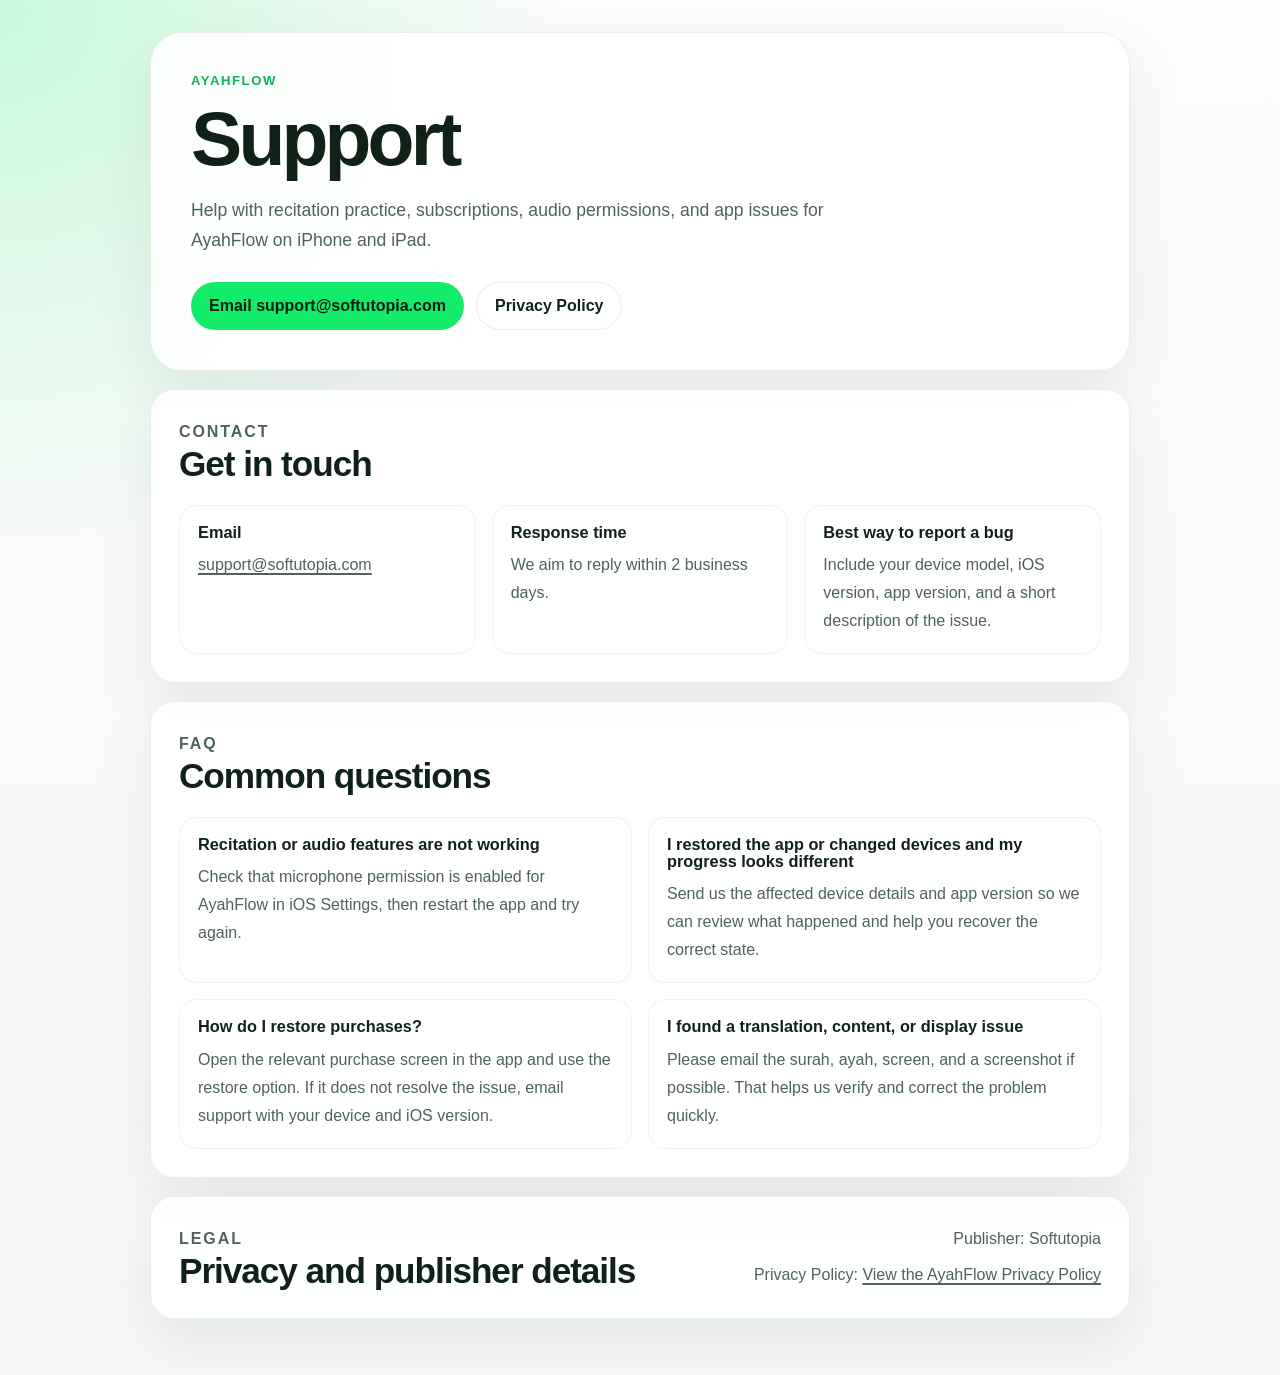
<file: index.html>
<!DOCTYPE html>
<html lang="en">
  <head>
    <meta charset="UTF-8" />
    <meta name="viewport" content="width=device-width, initial-scale=1.0" />
    <title>AyahFlow Support</title>
    <meta
      name="description"
      content="Support information for AyahFlow, including contact details, troubleshooting help, and privacy information."
    />
    <link rel="stylesheet" href="./styles.css" />
  </head>
  <body>
    <div class="page-shell">
      <header class="hero">
        <p class="eyebrow">AyahFlow</p>
        <h1>Support</h1>
        <p class="lede">
          Help with recitation practice, subscriptions, audio permissions, and
          app issues for AyahFlow on iPhone and iPad.
        </p>
        <div class="hero-actions">
          <a class="button button-primary" href="mailto:support@softutopia.com">
            Email support@softutopia.com
          </a>
          <a class="button button-secondary" href="./privacy.html">
            Privacy Policy
          </a>
        </div>
      </header>

      <main>
        <section class="panel">
          <div class="section-heading">
            <p class="eyebrow">Contact</p>
            <h2>Get in touch</h2>
          </div>
          <div class="info-grid">
            <article>
              <h3>Email</h3>
              <p>
                <a href="mailto:support@softutopia.com">support@softutopia.com</a>
              </p>
            </article>
            <article>
              <h3>Response time</h3>
              <p>We aim to reply within 2 business days.</p>
            </article>
            <article>
              <h3>Best way to report a bug</h3>
              <p>
                Include your device model, iOS version, app version, and a short
                description of the issue.
              </p>
            </article>
          </div>
        </section>

        <section class="panel">
          <div class="section-heading">
            <p class="eyebrow">FAQ</p>
            <h2>Common questions</h2>
          </div>
          <div class="faq-list">
            <article>
              <h3>Recitation or audio features are not working</h3>
              <p>
                Check that microphone permission is enabled for AyahFlow in
                iOS Settings, then restart the app and try again.
              </p>
            </article>
            <article>
              <h3>I restored the app or changed devices and my progress looks different</h3>
              <p>
                Send us the affected device details and app version so we can
                review what happened and help you recover the correct state.
              </p>
            </article>
            <article>
              <h3>How do I restore purchases?</h3>
              <p>
                Open the relevant purchase screen in the app and use the restore
                option. If it does not resolve the issue, email support with
                your device and iOS version.
              </p>
            </article>
            <article>
              <h3>I found a translation, content, or display issue</h3>
              <p>
                Please email the surah, ayah, screen, and a screenshot if
                possible. That helps us verify and correct the problem quickly.
              </p>
            </article>
          </div>
        </section>

        <section class="panel panel-inline">
          <div>
            <p class="eyebrow">Legal</p>
            <h2>Privacy and publisher details</h2>
          </div>
          <div class="legal-copy">
            <p>Publisher: Softutopia</p>
            <p>
              Privacy Policy:
              <a href="./privacy.html">View the AyahFlow Privacy Policy</a>
            </p>
          </div>
        </section>
      </main>
    </div>
  </body>
</html>
</file>
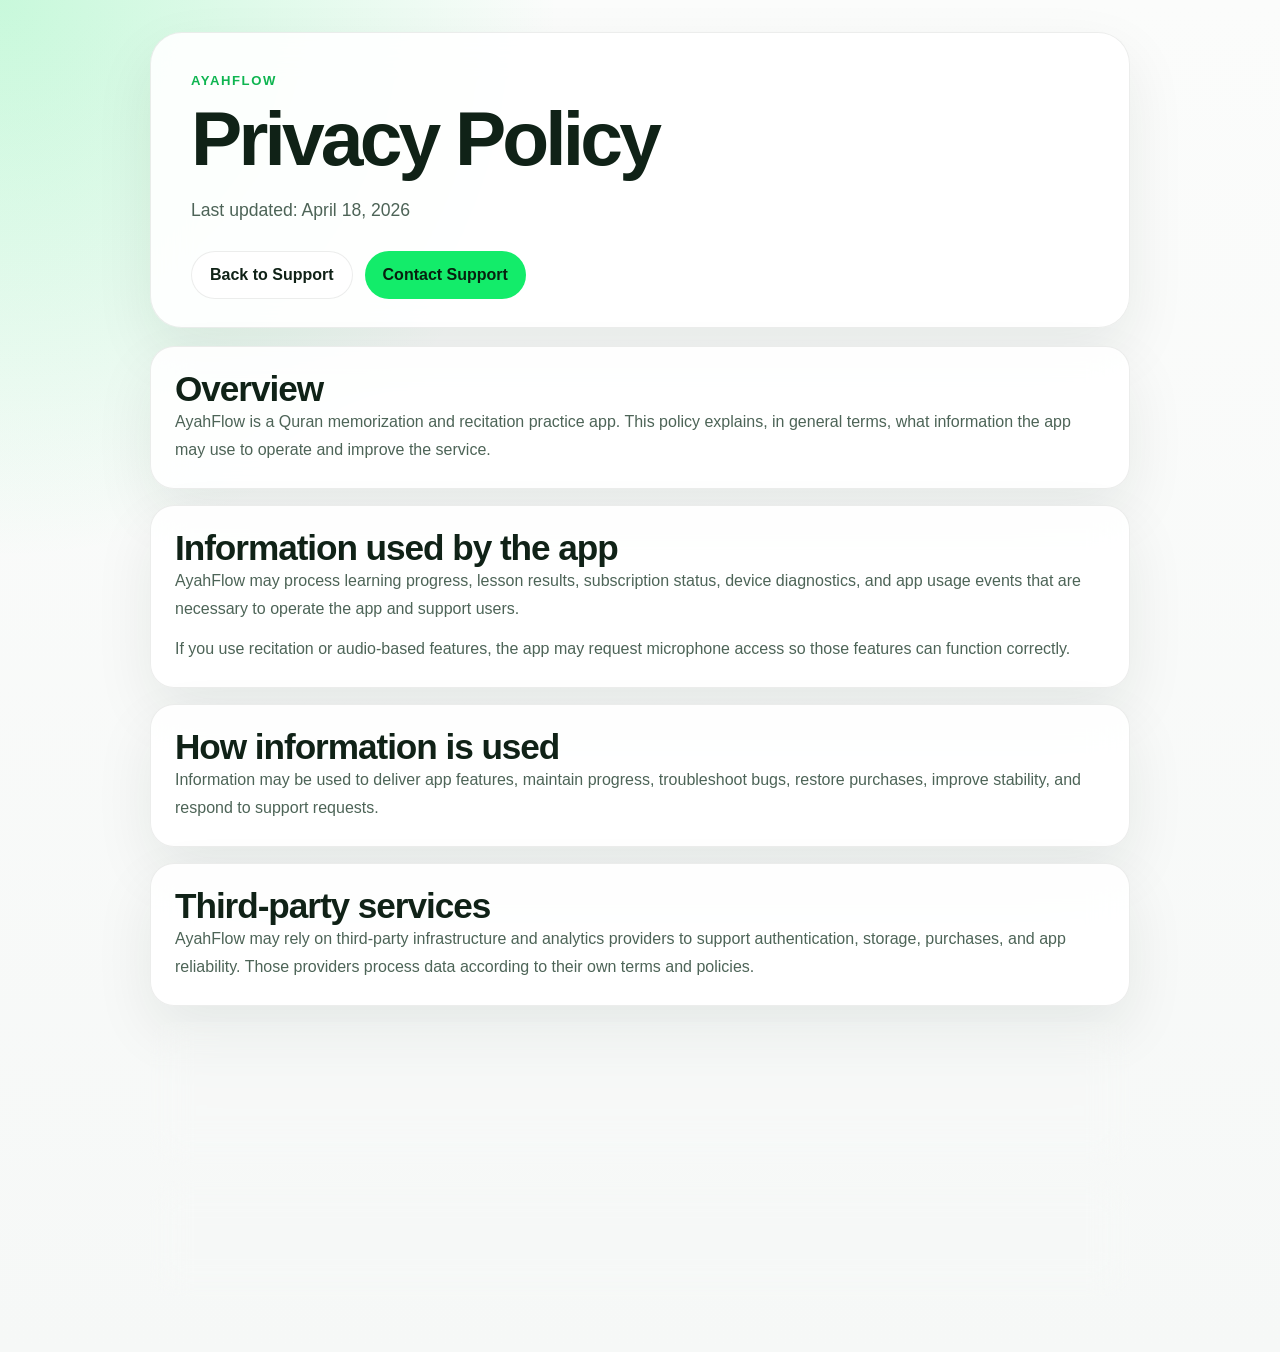
<file: privacy.html>
<!DOCTYPE html>
<html lang="en">
  <head>
    <meta charset="UTF-8" />
    <meta name="viewport" content="width=device-width, initial-scale=1.0" />
    <title>AyahFlow Privacy Policy</title>
    <meta
      name="description"
      content="Privacy Policy for AyahFlow."
    />
    <link rel="stylesheet" href="./styles.css" />
  </head>
  <body>
    <div class="page-shell">
      <header class="hero hero-compact">
        <p class="eyebrow">AyahFlow</p>
        <h1>Privacy Policy</h1>
        <p class="lede">
          Last updated: April 18, 2026
        </p>
        <div class="hero-actions">
          <a class="button button-secondary" href="./index.html">Back to Support</a>
          <a class="button button-primary" href="mailto:support@softutopia.com">
            Contact Support
          </a>
        </div>
      </header>

      <main>
        <section class="policy">
          <article>
            <h2>Overview</h2>
            <p>
              AyahFlow is a Quran memorization and recitation practice app. This
              policy explains, in general terms, what information the app may
              use to operate and improve the service.
            </p>
          </article>

          <article>
            <h2>Information used by the app</h2>
            <p>
              AyahFlow may process learning progress, lesson results,
              subscription status, device diagnostics, and app usage events that
              are necessary to operate the app and support users.
            </p>
            <p>
              If you use recitation or audio-based features, the app may request
              microphone access so those features can function correctly.
            </p>
          </article>

          <article>
            <h2>How information is used</h2>
            <p>
              Information may be used to deliver app features, maintain
              progress, troubleshoot bugs, restore purchases, improve stability,
              and respond to support requests.
            </p>
          </article>

          <article>
            <h2>Third-party services</h2>
            <p>
              AyahFlow may rely on third-party infrastructure and analytics
              providers to support authentication, storage, purchases, and app
              reliability. Those providers process data according to their own
              terms and policies.
            </p>
          </article>

          <article>
            <h2>Your choices</h2>
            <p>
              You can manage app permissions, including microphone access,
              through iOS Settings. You can also contact support if you have a
              question about your data or an issue with the app.
            </p>
          </article>

          <article>
            <h2>Contact</h2>
            <p>
              For privacy questions or support requests, email
              <a href="mailto:support@softutopia.com">support@softutopia.com</a>.
            </p>
          </article>
        </section>
      </main>
    </div>
  </body>
</html>
</file>
<file: styles.css>
:root {
  --bg: #f6f8f7;
  --surface: rgba(255, 255, 255, 0.9);
  --surface-strong: #ffffff;
  --text: #102217;
  --muted: #4d6457;
  --line: rgba(16, 34, 23, 0.08);
  --brand: #13ec6a;
  --brand-dark: #0eb550;
  --shadow: 0 24px 60px rgba(16, 34, 23, 0.08);
  --radius: 24px;
  --content-width: 980px;
  --font-body: "Plus Jakarta Sans", "Inter", "Segoe UI", sans-serif;
  --font-heading: "Lexend", "Plus Jakarta Sans", "Segoe UI", sans-serif;
}

* {
  box-sizing: border-box;
}

html {
  scroll-behavior: smooth;
}

body {
  margin: 0;
  min-height: 100vh;
  color: var(--text);
  font-family: var(--font-body);
  background:
    radial-gradient(circle at top left, rgba(19, 236, 106, 0.22), transparent 30%),
    linear-gradient(180deg, #fbfcfb 0%, var(--bg) 100%);
}

a {
  color: inherit;
}

.page-shell {
  width: min(calc(100% - 32px), var(--content-width));
  margin: 0 auto;
  padding: 32px 0 56px;
}

.hero,
.panel,
.policy article {
  background: var(--surface);
  backdrop-filter: blur(18px);
  border: 1px solid var(--line);
  box-shadow: var(--shadow);
}

.hero {
  padding: 40px;
  border-radius: calc(var(--radius) + 8px);
  animation: rise 0.45s ease-out both;
}

.hero-compact {
  padding-bottom: 28px;
}

.eyebrow {
  margin: 0 0 10px;
  font-size: 0.82rem;
  font-weight: 700;
  letter-spacing: 0.12em;
  text-transform: uppercase;
  color: var(--brand-dark);
}

h1,
h2,
h3 {
  margin: 0;
  font-family: var(--font-heading);
  line-height: 1.05;
}

h1 {
  font-size: clamp(2.6rem, 6vw, 5rem);
  letter-spacing: -0.05em;
}

h2 {
  font-size: clamp(1.5rem, 3vw, 2.2rem);
  letter-spacing: -0.03em;
}

h3 {
  font-size: 1.02rem;
  margin-bottom: 10px;
}

.lede,
.panel p,
.policy p {
  margin: 0;
  font-size: 1rem;
  line-height: 1.75;
  color: var(--muted);
}

.lede {
  max-width: 640px;
  margin-top: 16px;
  font-size: 1.1rem;
}

.hero-actions {
  display: flex;
  flex-wrap: wrap;
  gap: 12px;
  margin-top: 26px;
}

.button {
  display: inline-flex;
  align-items: center;
  justify-content: center;
  min-height: 48px;
  padding: 0 18px;
  border-radius: 999px;
  text-decoration: none;
  font-weight: 700;
  transition:
    transform 0.18s ease,
    background-color 0.18s ease,
    border-color 0.18s ease;
}

.button:hover,
.button:focus-visible {
  transform: translateY(-1px);
}

.button-primary {
  background: var(--brand);
  color: #07210f;
}

.button-primary:hover,
.button-primary:focus-visible {
  background: var(--brand-dark);
  color: #ffffff;
}

.button-secondary {
  border: 1px solid var(--line);
  background: var(--surface-strong);
}

main {
  display: grid;
  gap: 18px;
  margin-top: 18px;
}

.panel {
  border-radius: var(--radius);
  padding: 28px;
}

.section-heading {
  margin-bottom: 22px;
}

.info-grid,
.faq-list {
  display: grid;
  gap: 16px;
}

.info-grid {
  grid-template-columns: repeat(3, minmax(0, 1fr));
}

.info-grid article,
.faq-list article {
  padding: 18px;
  border-radius: 18px;
  background: rgba(255, 255, 255, 0.72);
  border: 1px solid rgba(16, 34, 23, 0.06);
}

.faq-list {
  grid-template-columns: repeat(2, minmax(0, 1fr));
}

.panel-inline {
  display: flex;
  justify-content: space-between;
  gap: 24px;
  align-items: center;
}

.legal-copy {
  text-align: right;
}

.legal-copy p + p {
  margin-top: 8px;
}

.policy {
  display: grid;
  gap: 16px;
}

.policy article {
  border-radius: var(--radius);
  padding: 24px;
}

.policy article p + p {
  margin-top: 12px;
}

a:not(.button) {
  text-decoration-thickness: 2px;
  text-underline-offset: 0.2em;
}

a:not(.button):hover,
a:not(.button):focus-visible {
  color: var(--brand-dark);
}

@keyframes rise {
  from {
    opacity: 0;
    transform: translateY(10px);
  }

  to {
    opacity: 1;
    transform: translateY(0);
  }
}

@media (max-width: 860px) {
  .info-grid,
  .faq-list {
    grid-template-columns: 1fr;
  }

  .panel-inline {
    flex-direction: column;
    align-items: flex-start;
  }

  .legal-copy {
    text-align: left;
  }
}

@media (max-width: 640px) {
  .page-shell {
    width: min(calc(100% - 20px), var(--content-width));
    padding-top: 20px;
    padding-bottom: 40px;
  }

  .hero,
  .panel,
  .policy article {
    padding: 22px;
    border-radius: 22px;
  }

  .hero-actions {
    flex-direction: column;
  }

  .button {
    width: 100%;
  }
}
</file>
